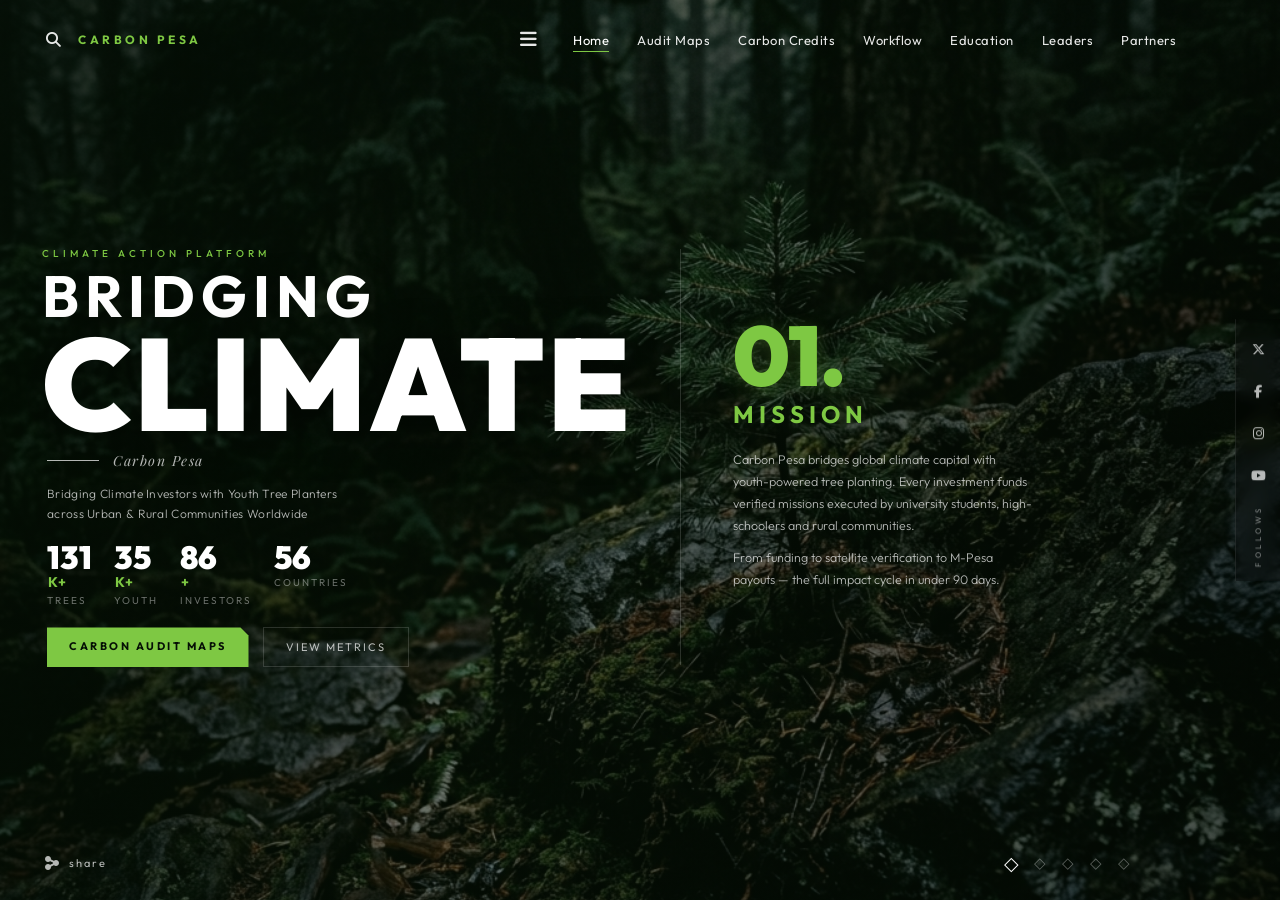
<file: digi-tree/index.html>
<!DOCTYPE html>
<html lang="en">
<head>
  <meta charset="UTF-8" />
  <meta name="viewport" content="width=device-width, initial-scale=1.0" />
  <title>Carbon Pesa — Climate Action Platform</title>
  <meta name="description" content="Carbon Pesa — Bridging Climate Investors with Youth Tree Planters across Urban & Rural Communities Worldwide." />

  <link rel="preconnect" href="https://fonts.googleapis.com" />
  <link rel="preconnect" href="https://fonts.gstatic.com" crossorigin />
  <link href="https://fonts.googleapis.com/css2?family=Outfit:ital,wght@0,300;0,400;0,500;0,700;0,900;1,300&family=Playfair+Display:ital@1&display=swap" rel="stylesheet" />
  <link rel="stylesheet" href="https://cdnjs.cloudflare.com/ajax/libs/font-awesome/6.5.1/css/all.min.css" crossorigin="anonymous" />
  <link rel="stylesheet" href="style.css" />
</head>
<body>

  <!-- ░░ HERO BACKGROUND ░░ -->
  <div class="hero-bg" id="heroBg"></div>
  <div class="hero-overlay"></div>

  <!-- ░░ PAGE SHELL ░░ -->
  <div class="page" id="page">

    <!-- ══════════════ HEADER ══════════════ -->
    <header class="header" id="header">
      <div class="header-left">
        <button class="icon-btn" id="searchBtn" aria-label="Search">
          <i class="fas fa-search"></i>
        </button>
        <a href="#" class="brand" id="brandLogo">CARBON PESA</a>
      </div>

      <div class="header-right">
        <button class="icon-btn menu-icon" id="menuBtn" aria-label="Menu">
          <i class="fas fa-bars"></i>
        </button>
        <nav class="main-nav" id="mainNav" aria-label="Main navigation">
          <a href="index.html" class="nav-link active" id="navHome">Home</a>
          <a href="map.html" class="nav-link" id="navMap">Audit Maps</a>
          <a href="carbon-credits.html" class="nav-link" id="navCredits">Carbon Credits</a>
          <a href="workflow.html" class="nav-link" id="navWorkflow">Workflow</a>
          <a href="education.html" class="nav-link" id="navEducation">Education</a>
          <a href="leaders.html" class="nav-link" id="navLeaders">Leaders</a>
          <a href="partners.html" class="nav-link" id="navPartners">Partners</a>
        </nav>
      </div>
    </header>

    <!-- ══════════════ MAIN SPLIT ══════════════ -->
    <main class="main-split" id="mainContent">

      <!-- ── LEFT COLUMN ── -->
      <div class="col-left" id="colLeft">
        <div class="hero-text" id="heroText">

          <!-- Platform tag line -->
          <p class="platform-tag" id="platformTag">CLIMATE ACTION PLATFORM</p>

          <!-- Giant hero words -->
          <p class="hero-top" id="heroTop">BRIDGING</p>
          <h1 class="hero-main" id="heroMain">CLIMATE</h1>

          <!-- Decorative line + italic brand -->
          <div class="hero-deco" id="heroDeco">
            <span class="deco-line"></span>
            <em class="deco-label">Carbon Pesa</em>
          </div>

          <!-- Subtitle -->
          <p class="hero-subtitle" id="heroSubtitle">
            Bridging Climate Investors with Youth Tree Planters<br />
            across Urban &amp; Rural Communities Worldwide
          </p>

          <!-- Stats row -->
          <div class="stats-row" id="statsRow">
            <div class="stat-item">
              <span class="stat-val" data-target="142">0</span>
              <span class="stat-unit">K+</span>
              <span class="stat-lbl">Trees</span>
            </div>
            <div class="stat-item">
              <span class="stat-val" data-target="38">0</span>
              <span class="stat-unit">K+</span>
              <span class="stat-lbl">Youth</span>
            </div>
            <div class="stat-item">
              <span class="stat-val" data-target="94">0</span>
              <span class="stat-unit">+</span>
              <span class="stat-lbl">Investors</span>
            </div>
            <div class="stat-item">
              <span class="stat-val" data-target="61">0</span>
              <span class="stat-unit"></span>
              <span class="stat-lbl">Countries</span>
            </div>
          </div>

          <!-- CTA Buttons -->
          <div class="cta-row" id="ctaRow">
            <a href="map.html" class="btn-primary" id="btnPlant" style="text-decoration: none; text-align: center;">CARBON AUDIT MAPS</a>
            <a href="map.html" class="btn-ghost" id="btnWorkflow" style="text-decoration: none; text-align: center;">VIEW METRICS</a>
          </div>

        </div>
      </div>

      <!-- ── THIN DIVIDER ── -->
      <div class="col-divider" id="colDivider"></div>

      <!-- ── RIGHT COLUMN ── -->
      <div class="col-right" id="colRight">
        <div class="feature-block" id="featureBlock">
          <div class="feat-number" id="featNumber">01.</div>
          <h2 class="feat-heading" id="featHeading">MISSION</h2>
          <p class="feat-body" id="featBody">
            Carbon Pesa bridges global climate capital with youth-powered
            tree planting. Every investment funds verified missions executed
            by university students, high-schoolers and rural communities.
          </p>
          <p class="feat-body" id="featBody2">
            From funding to satellite verification to M-Pesa payouts —
            the full impact cycle in under 90 days.
          </p>
        </div>
      </div>

    </main>

    <!-- ══════════════ BOTTOM BAR ══════════════ -->
    <footer class="bottom-bar" id="bottomBar">
      <button class="share-btn" id="shareBtn" aria-label="Share">
        <i class="fas fa-share-alt share-icon"></i>
        <span class="share-label">share</span>
      </button>

      <div class="dots-nav" id="dotsNav" role="navigation" aria-label="Slide navigation">
        <button class="dot active" id="dot1" aria-label="Slide 1">◇</button>
        <button class="dot" id="dot2" aria-label="Slide 2">◇</button>
        <button class="dot" id="dot3" aria-label="Slide 3">◇</button>
        <button class="dot" id="dot4" aria-label="Slide 4">◇</button>
        <button class="dot" id="dot5" aria-label="Slide 5">◇</button>
      </div>
    </footer>

  </div><!-- /page -->

  <!-- ══════════════ SOCIAL SIDEBAR ══════════════ -->
  <aside class="social-sidebar" id="socialSidebar" aria-label="Social media links">
    <div class="social-icons">
      <a href="#" class="soc-link" id="socTwitter" aria-label="Twitter / X">
        <i class="fab fa-x-twitter"></i>
      </a>
      <a href="#" class="soc-link" id="socFacebook" aria-label="Facebook">
        <i class="fab fa-facebook-f"></i>
      </a>
      <a href="#" class="soc-link" id="socInstagram" aria-label="Instagram">
        <i class="fab fa-instagram"></i>
      </a>
      <a href="#" class="soc-link" id="socYoutube" aria-label="YouTube">
        <i class="fab fa-youtube"></i>
      </a>
    </div>
    <span class="follows-text">FOLLOWS</span>
  </aside>

  <!-- ══════════════ SEARCH OVERLAY ══════════════ -->
  <div class="search-overlay" id="searchOverlay">
    <button class="search-close" id="searchClose" aria-label="Close search">
      <i class="fas fa-times"></i>
    </button>
    <input type="text" class="search-input" id="searchInput" placeholder="Search Carbon Pesa…" aria-label="Search" />
  </div>

  <script src="app.js"></script>
</body>
</html>
</file>
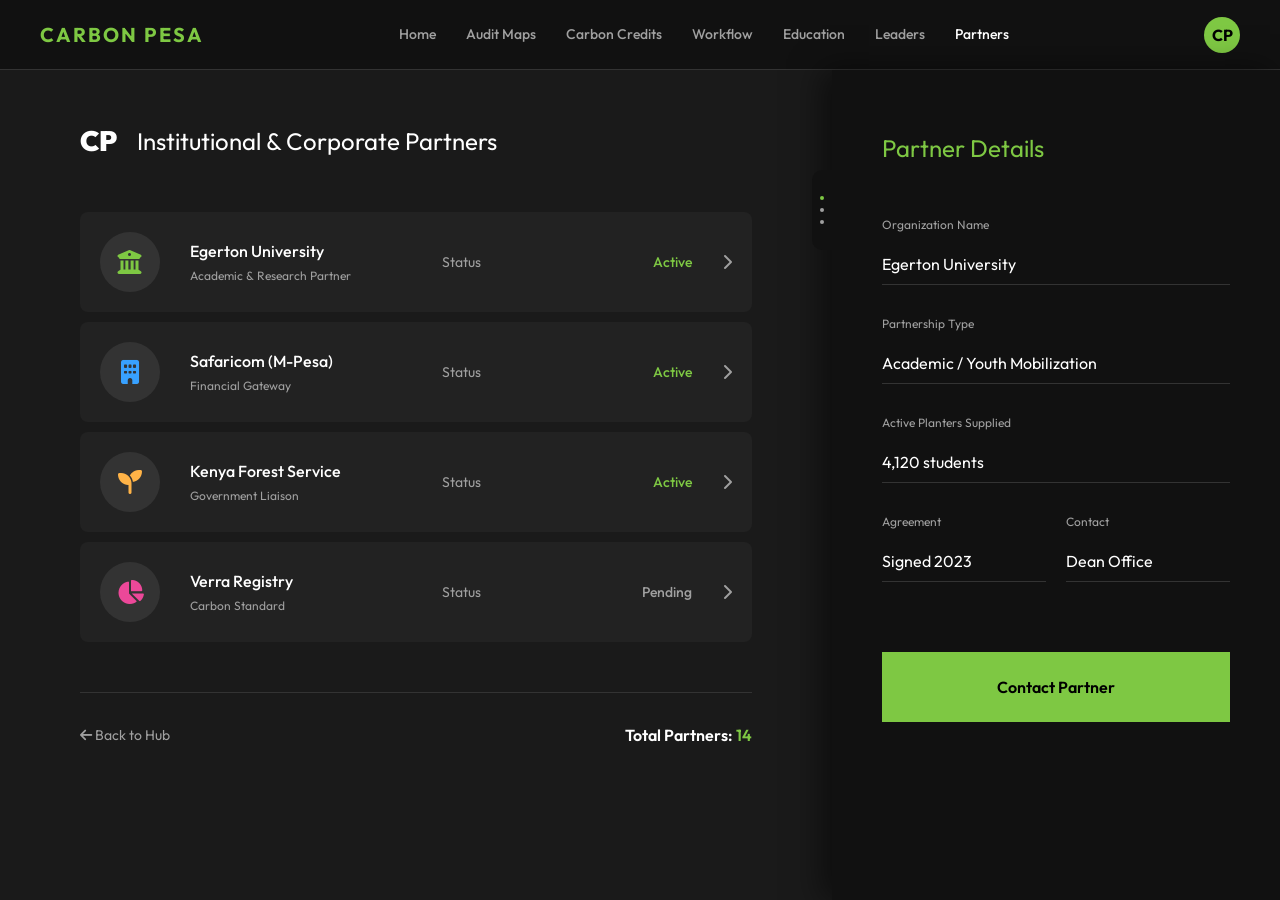
<file: partners.html>
<!DOCTYPE html>
<html lang="en">
<head>
  <meta charset="UTF-8" />
  <meta name="viewport" content="width=device-width, initial-scale=1.0" />
  <title>Carbon Pesa — Partners</title>
  <link href="https://fonts.googleapis.com/css2?family=Outfit:wght@300;400;500;600;700;900&display=swap" rel="stylesheet" />
  <link rel="stylesheet" href="https://cdnjs.cloudflare.com/ajax/libs/font-awesome/6.5.1/css/all.min.css" crossorigin="anonymous" />
  <link rel="stylesheet" href="platform.css" />
</head>
<body>
  <header class="platform-header">
    <a href="index.html" class="ph-brand">CARBON PESA</a>
    <nav class="ph-nav">
      <a href="index.html">Home</a>
      <a href="map.html">Audit Maps</a>
      <a href="carbon-credits.html">Carbon Credits</a>
      <a href="workflow.html">Workflow</a>
      <a href="education.html">Education</a>
      <a href="leaders.html">Leaders</a>
      <a href="partners.html" class="active">Partners</a>
    </nav>
    <div class="ph-user">
      <div class="ph-avatar">CP</div>
    </div>
  </header>

  <main class="layout-split">
    <!-- Left List -->
    <section class="ls-left">
      <div class="ls-header">
        <span class="ls-logo-mark">CP</span>
        <span>Institutional & Corporate Partners</span>
      </div>

      <div class="ls-list">
        <!-- Partner Row 1 -->
        <div class="ls-row">
          <div class="ls-row-img" style="display:flex; align-items:center; justify-content:center; font-size:24px; color:var(--cp-green);"><i class="fas fa-university"></i></div>
          <div class="ls-row-info">
            <div class="ls-row-title">Egerton University</div>
            <div class="ls-row-sub">Academic & Research Partner</div>
          </div>
          <div class="ls-row-attr">Status</div>
          <div class="ls-row-val" style="color:var(--cp-green);">Active</div>
          <i class="fas fa-chevron-right ls-row-action"></i>
        </div>

        <!-- Partner Row 2 -->
        <div class="ls-row">
          <div class="ls-row-img" style="display:flex; align-items:center; justify-content:center; font-size:24px; color:#38a1ff;"><i class="fas fa-building"></i></div>
          <div class="ls-row-info">
            <div class="ls-row-title">Safaricom (M-Pesa)</div>
            <div class="ls-row-sub">Financial Gateway</div>
          </div>
          <div class="ls-row-attr">Status</div>
          <div class="ls-row-val" style="color:var(--cp-green);">Active</div>
          <i class="fas fa-chevron-right ls-row-action"></i>
        </div>

        <!-- Partner Row 3 -->
        <div class="ls-row">
          <div class="ls-row-img" style="display:flex; align-items:center; justify-content:center; font-size:24px; color:#ffb347;"><i class="fas fa-seedling"></i></div>
          <div class="ls-row-info">
            <div class="ls-row-title">Kenya Forest Service</div>
            <div class="ls-row-sub">Government Liaison</div>
          </div>
          <div class="ls-row-attr">Status</div>
          <div class="ls-row-val" style="color:var(--cp-green);">Active</div>
          <i class="fas fa-chevron-right ls-row-action"></i>
        </div>

        <!-- Partner Row 4 -->
        <div class="ls-row">
          <div class="ls-row-img" style="display:flex; align-items:center; justify-content:center; font-size:24px; color:#ec4899;"><i class="fas fa-chart-pie"></i></div>
          <div class="ls-row-info">
            <div class="ls-row-title">Verra Registry</div>
            <div class="ls-row-sub">Carbon Standard</div>
          </div>
          <div class="ls-row-attr">Status</div>
          <div class="ls-row-val" style="color:var(--cp-text-muted);">Pending</div>
          <i class="fas fa-chevron-right ls-row-action"></i>
        </div>
      </div>

      <div class="ls-footer">
        <a href="#" class="ls-back"><i class="fas fa-arrow-left"></i> Back to Hub</a>
        <div class="ls-total">Total Partners: <span style="color:var(--cp-green);">14</span></div>
      </div>
    </section>

    <!-- Right Details -->
    <section class="ls-right">
      <div class="lsr-tab">
        <div class="lsr-dot active"></div>
        <div class="lsr-dot"></div>
        <div class="lsr-dot"></div>
      </div>
      
      <div class="lsr-content">
        <h2 class="lsr-title">Partner Details</h2>

        <div class="lsr-form-group">
          <label class="lsr-label">Organization Name</label>
          <input type="text" class="lsr-input" value="Egerton University" readonly />
        </div>

        <div class="lsr-form-group">
          <label class="lsr-label">Partnership Type</label>
          <input type="text" class="lsr-input" value="Academic / Youth Mobilization" readonly />
        </div>

        <div class="lsr-form-group">
          <label class="lsr-label">Active Planters Supplied</label>
          <input type="text" class="lsr-input" value="4,120 students" readonly />
        </div>

        <div class="lsr-form-group" style="display: flex; gap: 20px;">
          <div style="flex: 1;">
            <label class="lsr-label">Agreement</label>
            <input type="text" class="lsr-input" value="Signed 2023" readonly />
          </div>
          <div style="flex: 1;">
            <label class="lsr-label">Contact</label>
            <input type="text" class="lsr-input" value="Dean Office" readonly />
          </div>
        </div>

        <button class="lsr-button" style="margin-top: 40px;">Contact Partner</button>
      </div>
    </section>
  </main>
</body>
</html>
</file>
<file: digi-tree/style.css>
/* ═══════════════════════════════════════════════════════════════
   CARBON PESA — Homepage
   Pixel-accurate recreation of the Green Environment reference UI
   ═══════════════════════════════════════════════════════════════ */

/* ── RESET & BASE ─────────────────────────────────────────────── */
*, *::before, *::after {
  margin: 0;
  padding: 0;
  box-sizing: border-box;
}

:root {
  --green:        #7EC843;
  --green-bright: #92D84F;
  --white:        #ffffff;
  --white-90:     rgba(255,255,255,0.90);
  --white-70:     rgba(255,255,255,0.70);
  --white-40:     rgba(255,255,255,0.40);
  --white-15:     rgba(255,255,255,0.15);
  --white-08:     rgba(255,255,255,0.08);
  --black-60:     rgba(0,0,0,0.60);
  --black-30:     rgba(0,0,0,0.30);

  --font-main:    'Outfit', sans-serif;
  --font-italic:  'Playfair Display', serif;

  --ease-out:     cubic-bezier(0.22, 1, 0.36, 1);
}

html, body {
  width: 100%;
  height: 100%;
  overflow: hidden;
  background: #060e06;
  font-family: var(--font-main);
  -webkit-font-smoothing: antialiased;
}

/* ── BACKGROUND ───────────────────────────────────────────────── */
.hero-bg {
  position: fixed;
  inset: 0;
  background-image: url('assets/hero-bg.jpg');
  background-size: cover;
  background-position: center 40%;
  background-repeat: no-repeat;
  z-index: 0;
  transform: scale(1.03);
  transition: transform 8s ease;
}

.hero-bg.loaded {
  transform: scale(1);
}

.hero-overlay {
  position: fixed;
  inset: 0;
  z-index: 1;
  background:
    linear-gradient(
      100deg,
      rgba(4, 14, 4, 0.82) 0%,
      rgba(6, 20, 6, 0.55) 45%,
      rgba(4, 12, 4, 0.70) 100%
    );
}

/* ── PAGE SHELL ───────────────────────────────────────────────── */
.page {
  position: relative;
  z-index: 2;
  width: 100vw;
  height: 100vh;
  display: flex;
  flex-direction: column;
  /* leave space on right for social sidebar */
  padding-right: 48px;
}

/* ═══════════════════════════════════════════════════════════════
   HEADER
   ═══════════════════════════════════════════════════════════════ */
.header {
  display: flex;
  align-items: center;
  justify-content: space-between;
  padding: 26px 56px 26px 42px;
  flex-shrink: 0;
}

/* Left side */
.header-left {
  display: flex;
  align-items: center;
  gap: 13px;
}

.icon-btn {
  background: none;
  border: none;
  color: var(--white-90);
  font-size: 15px;
  cursor: pointer;
  padding: 4px;
  line-height: 1;
  transition: color 0.2s, transform 0.2s var(--ease-out);
}

.icon-btn:hover {
  color: var(--white);
  transform: scale(1.15);
}

.brand {
  font-family: var(--font-main);
  font-weight: 700;
  font-size: 12px;
  letter-spacing: 3.5px;
  color: var(--green);
  text-transform: uppercase;
  text-decoration: none;
  transition: color 0.2s;
}

.brand:hover {
  color: var(--green-bright);
}

/* Right side */
.header-right {
  display: flex;
  align-items: center;
  gap: 32px;
}

.menu-icon {
  font-size: 19px;
}

.main-nav {
  display: flex;
  align-items: center;
  gap: 28px;
}

.nav-link {
  font-family: var(--font-main);
  font-size: 13px;
  font-weight: 400;
  letter-spacing: 0.5px;
  color: var(--white-90);
  text-decoration: none;
  position: relative;
  transition: color 0.2s;
}

.nav-link::after {
  content: '';
  position: absolute;
  bottom: -4px;
  left: 0;
  width: 0;
  height: 1px;
  background: var(--green);
  transition: width 0.3s var(--ease-out);
}

.nav-link:hover,
.nav-link.active {
  color: var(--white);
}

.nav-link:hover::after,
.nav-link.active::after {
  width: 100%;
}

/* ═══════════════════════════════════════════════════════════════
   MAIN SPLIT LAYOUT
   ═══════════════════════════════════════════════════════════════ */
.main-split {
  flex: 1;
  display: flex;
  align-items: center;
  padding: 0 56px 0 42px;
  gap: 0;
  overflow: hidden;
}

/* ── LEFT COLUMN ──────────────────────────────────────────────── */
.col-left {
  flex: 0 0 56%;
  display: flex;
  flex-direction: column;
  justify-content: center;
  padding-right: 48px;
}

.hero-text {
  display: flex;
  flex-direction: column;
}

/* Platform tag */
.platform-tag {
  font-family: var(--font-main);
  font-weight: 500;
  font-size: 10px;
  letter-spacing: 4px;
  color: var(--green);
  text-transform: uppercase;
  margin-bottom: 6px;
  animation: fadeUp 0.8s var(--ease-out) 0.05s both;
}

/* "BRIDGING" — top line */
.hero-top {
  font-family: var(--font-main);
  font-weight: 700;
  font-size: clamp(28px, 4.8vw, 58px);
  color: var(--white);
  letter-spacing: 6px;
  line-height: 1.05;
  text-shadow: 0 3px 24px rgba(0,0,0,0.5);
  animation: fadeUp 0.9s var(--ease-out) 0.1s both;
}

/* "CLIMATE" — giant hero word */
.hero-main {
  font-family: var(--font-main);
  font-weight: 900;
  font-size: clamp(68px, 12vw, 130px);
  color: var(--white);
  letter-spacing: 2px;
  line-height: 0.88;
  text-shadow: 0 6px 40px rgba(0,0,0,0.55);
  animation: fadeUp 0.9s var(--ease-out) 0.22s both;
}

/* "Carbon Pesa" deco line */
.hero-deco {
  display: flex;
  align-items: center;
  gap: 14px;
  margin-top: 10px;
  margin-left: 5px;
  animation: fadeUp 0.9s var(--ease-out) 0.36s both;
}

.deco-line {
  display: block;
  width: 52px;
  height: 1px;
  background: var(--white-70);
  flex-shrink: 0;
}

.deco-label {
  font-family: var(--font-italic);
  font-style: italic;
  font-size: 14px;
  color: var(--white-70);
  letter-spacing: 1.5px;
}

/* Subtitle */
.hero-subtitle {
  font-family: var(--font-main);
  font-weight: 300;
  font-size: 12px;
  color: var(--white-70);
  line-height: 1.65;
  margin-top: 14px;
  margin-left: 5px;
  letter-spacing: 0.3px;
  animation: fadeUp 0.9s var(--ease-out) 0.44s both;
}

/* ── STATS ROW ──────────────────────────────────────── */
.stats-row {
  display: flex;
  gap: 22px;
  margin-top: 18px;
  margin-left: 5px;
  animation: fadeUp 0.9s var(--ease-out) 0.54s both;
}

.stat-item {
  display: flex;
  flex-direction: column;
  align-items: flex-start;
}

.stat-val {
  font-family: var(--font-main);
  font-weight: 900;
  font-size: clamp(22px, 3vw, 32px);
  color: var(--white);
  line-height: 1;
}

.stat-unit {
  font-family: var(--font-main);
  font-weight: 700;
  font-size: 14px;
  color: var(--green);
  margin-left: 1px;
}

.stat-lbl {
  font-family: var(--font-main);
  font-weight: 400;
  font-size: 10px;
  letter-spacing: 2px;
  color: var(--white-40);
  text-transform: uppercase;
  margin-top: 3px;
}

/* ── CTA BUTTONS ─────────────────────────────────────── */
.cta-row {
  display: flex;
  gap: 14px;
  margin-top: 20px;
  margin-left: 5px;
  animation: fadeUp 0.9s var(--ease-out) 0.64s both;
}

.btn-primary {
  background: var(--green);
  color: #050f05;
  border: none;
  font-family: var(--font-main);
  font-weight: 700;
  font-size: 11px;
  letter-spacing: 2.5px;
  padding: 12px 22px;
  cursor: pointer;
  text-transform: uppercase;
  transition: background 0.2s, transform 0.2s var(--ease-out), box-shadow 0.2s;
  clip-path: polygon(0 0, calc(100% - 8px) 0, 100% 8px, 100% 100%, 0 100%);
}

.btn-primary:hover {
  background: var(--green-bright);
  transform: translateY(-2px);
  box-shadow: 0 8px 24px rgba(126, 200, 67, 0.35);
}

.btn-ghost {
  background: none;
  color: var(--white-70);
  border: 1px solid var(--white-15);
  font-family: var(--font-main);
  font-weight: 400;
  font-size: 11px;
  letter-spacing: 2px;
  padding: 12px 22px;
  cursor: pointer;
  text-transform: uppercase;
  transition: color 0.2s, border-color 0.2s, transform 0.2s var(--ease-out);
}

.btn-ghost:hover {
  color: var(--white);
  border-color: var(--white-40);
  transform: translateY(-2px);
}

/* ── THIN DIVIDER ─────────────────────────────────────────────── */
.col-divider {
  width: 1px;
  height: 55%;
  background: var(--white-15);
  flex-shrink: 0;
  align-self: center;
  animation: fadeIn 1s ease 0.5s both;
}

/* ── RIGHT COLUMN ─────────────────────────────────────────────── */
.col-right {
  flex: 1;
  display: flex;
  flex-direction: column;
  justify-content: center;
  padding-left: 52px;
}

.feature-block {
  animation: fadeUp 0.9s var(--ease-out) 0.3s both;
}

.feat-number {
  font-family: var(--font-main);
  font-weight: 900;
  font-size: clamp(52px, 7.5vw, 84px);
  color: var(--green);
  line-height: 1;
  letter-spacing: -2px;
  margin-bottom: 2px;
  text-shadow: 0 2px 16px rgba(126,200,67,0.25);
}

.feat-heading {
  font-family: var(--font-main);
  font-weight: 700;
  font-size: clamp(16px, 2.2vw, 24px);
  color: var(--green);
  letter-spacing: 5px;
  margin-bottom: 20px;
}

.feat-body {
  font-family: var(--font-main);
  font-weight: 300;
  font-size: 12.5px;
  color: var(--white-70);
  line-height: 1.75;
  max-width: 300px;
  margin-bottom: 10px;
}

/* ═══════════════════════════════════════════════════════════════
   BOTTOM BAR
   ═══════════════════════════════════════════════════════════════ */
.bottom-bar {
  display: flex;
  align-items: center;
  justify-content: space-between;
  padding: 18px 100px 28px 42px;
  flex-shrink: 0;
  animation: fadeIn 1s ease 0.6s both;
}

/* Share button */
.share-btn {
  display: flex;
  align-items: center;
  gap: 10px;
  background: none;
  border: none;
  cursor: pointer;
  color: var(--white-70);
  font-family: var(--font-main);
  font-size: 11px;
  letter-spacing: 3px;
  text-transform: lowercase;
  transition: color 0.2s, transform 0.2s var(--ease-out);
}

.share-btn:hover {
  color: var(--white);
  transform: translateX(-2px);
}

.share-icon {
  font-size: 16px;
  transform: scaleX(-1); /* flip to match "<" look */
}

.share-label {
  letter-spacing: 2px;
}

/* Dot navigation */
.dots-nav {
  display: flex;
  align-items: center;
  gap: 12px;
}

.dot {
  background: none;
  border: none;
  font-size: 15px;
  color: var(--white-35, rgba(255,255,255,0.35));
  cursor: pointer;
  line-height: 1;
  padding: 2px;
  transition: color 0.25s, transform 0.25s var(--ease-out);
}

.dot:hover {
  color: var(--white-70);
  transform: scale(1.25);
}

.dot.active {
  color: var(--white);
  transform: scale(1.3);
}

/* ═══════════════════════════════════════════════════════════════
   SOCIAL SIDEBAR (fixed right edge)
   ═══════════════════════════════════════════════════════════════ */
.social-sidebar {
  position: fixed;
  right: 0;
  top: 50%;
  transform: translateY(-50%);
  z-index: 10;
  display: flex;
  flex-direction: column;
  align-items: center;
  gap: 0;
  background: rgba(0,0,0,0.28);
  backdrop-filter: blur(8px);
  -webkit-backdrop-filter: blur(8px);
  padding: 18px 10px 14px;
  border-left: 1px solid var(--white-08);
  animation: slideInRight 0.8s var(--ease-out) 0.5s both;
}

.social-icons {
  display: flex;
  flex-direction: column;
  gap: 18px;
}

.soc-link {
  display: flex;
  align-items: center;
  justify-content: center;
  width: 24px;
  height: 24px;
  color: var(--white-70);
  font-size: 13px;
  text-decoration: none;
  transition: color 0.2s, transform 0.2s var(--ease-out);
}

.soc-link:hover {
  color: var(--green);
  transform: scale(1.25);
}

.follows-text {
  font-family: var(--font-main);
  font-size: 8px;
  font-weight: 500;
  letter-spacing: 3.5px;
  color: var(--white-40);
  writing-mode: vertical-rl;
  transform: rotate(180deg);
  margin-top: 18px;
  text-transform: uppercase;
  user-select: none;
}

/* ═══════════════════════════════════════════════════════════════
   SEARCH OVERLAY
   ═══════════════════════════════════════════════════════════════ */
.search-overlay {
  position: fixed;
  inset: 0;
  z-index: 100;
  background: rgba(4, 14, 4, 0.92);
  backdrop-filter: blur(12px);
  display: flex;
  align-items: center;
  justify-content: center;
  opacity: 0;
  pointer-events: none;
  transition: opacity 0.3s ease;
}

.search-overlay.open {
  opacity: 1;
  pointer-events: all;
}

.search-close {
  position: absolute;
  top: 32px;
  right: 40px;
  background: none;
  border: none;
  color: var(--white-70);
  font-size: 22px;
  cursor: pointer;
  transition: color 0.2s, transform 0.2s;
}

.search-close:hover {
  color: var(--white);
  transform: rotate(90deg);
}

.search-input {
  background: none;
  border: none;
  border-bottom: 1px solid var(--white-40);
  color: var(--white);
  font-family: var(--font-main);
  font-size: clamp(24px, 4vw, 48px);
  font-weight: 300;
  letter-spacing: 2px;
  width: min(600px, 80vw);
  padding: 12px 4px;
  outline: none;
  text-align: center;
  caret-color: var(--green);
}

.search-input::placeholder {
  color: var(--white-40);
}

/* ═══════════════════════════════════════════════════════════════
   ANIMATIONS
   ═══════════════════════════════════════════════════════════════ */
@keyframes fadeUp {
  from {
    opacity: 0;
    transform: translateY(28px);
  }
  to {
    opacity: 1;
    transform: translateY(0);
  }
}

@keyframes fadeIn {
  from { opacity: 0; }
  to   { opacity: 1; }
}

@keyframes slideInRight {
  from {
    opacity: 0;
    transform: translateY(-50%) translateX(20px);
  }
  to {
    opacity: 1;
    transform: translateY(-50%) translateX(0);
  }
}

/* ═══════════════════════════════════════════════════════════════
   RESPONSIVE
   ═══════════════════════════════════════════════════════════════ */
@media (max-width: 900px) {
  html, body { overflow: auto; }

  .page {
    height: auto;
    min-height: 100vh;
    padding-right: 0;
  }

  .header {
    padding: 20px 24px;
  }

  .main-split {
    flex-direction: column;
    align-items: flex-start;
    padding: 32px 24px 24px;
    gap: 32px;
  }

  .col-left  { flex: none; width: 100%; padding-right: 0; }
  .col-divider {
    width: 60px;
    height: 1px;
    align-self: auto;
  }
  .col-right { flex: none; width: 100%; padding-left: 0; }

  .hero-main { font-size: clamp(72px, 20vw, 120px); }

  .social-sidebar {
    position: static;
    transform: none;
    flex-direction: row;
    width: 100%;
    padding: 14px 24px;
    background: rgba(0,0,0,0.4);
    border-left: none;
    border-top: 1px solid var(--white-08);
    justify-content: center;
    gap: 24px;
    animation: none;
  }

  .social-icons { flex-direction: row; gap: 24px; }
  .follows-text {
    writing-mode: horizontal-tb;
    transform: none;
    margin-top: 0;
    font-size: 9px;
    align-self: center;
  }

  .bottom-bar {
    padding: 16px 24px 24px;
  }
}
</file>
<file: platform.css>
/* ==========================================================================
   CARBON PESA — Platform Pages Unified Styles
   Adapts Image 1, 2, and 3 layouts into the Carbon Pesa Theme
   ========================================================================== */

/* ── BASE & VARIABLES ── */
:root {
  --cp-green: #7EC843;
  --cp-green-hover: #92D84F;
  --cp-dark-1: #111111; /* Deepest black/grey */
  --cp-dark-2: #1A1A1A; /* Panel bg */
  --cp-dark-3: #222222; /* Lighter panel bg */
  --cp-border: #333333;
  --cp-text: #FFFFFF;
  --cp-text-muted: #A0A0A0;
  
  --font-main: 'Outfit', sans-serif;
}

*, *::before, *::after {
  box-sizing: border-box;
  margin: 0;
  padding: 0;
}

body {
  font-family: var(--font-main);
  background-color: var(--cp-dark-1);
  color: var(--cp-text);
  line-height: 1.5;
  -webkit-font-smoothing: antialiased;
}

/* ── GLOBAL NAVIGATION OVERRIDE ── */
.platform-header {
  height: 70px;
  background-color: var(--cp-dark-1);
  border-bottom: 1px solid var(--cp-border);
  display: flex;
  align-items: center;
  justify-content: space-between;
  padding: 0 40px;
}

.ph-brand {
  color: var(--cp-green);
  font-weight: 700;
  font-size: 20px;
  text-decoration: none;
  letter-spacing: 2px;
}

.ph-nav {
  display: flex;
  gap: 30px;
}

.ph-nav a {
  color: var(--cp-text-muted);
  text-decoration: none;
  font-weight: 500;
  font-size: 14px;
  transition: color 0.2s;
}

.ph-nav a:hover,
.ph-nav a.active {
  color: var(--cp-text);
}

.ph-user {
  display: flex;
  align-items: center;
  gap: 15px;
}

.ph-avatar {
  width: 36px;
  height: 36px;
  background: var(--cp-green);
  border-radius: 50%;
  color: #000;
  display: flex;
  align-items: center;
  justify-content: center;
  font-weight: 700;
}


/* ==========================================================================
   LAYOUT 1: DASHBOARD (Based on Image 2 - Cyber Punk Split)
   Used for: Mission, Workflow, Education
   ========================================================================== */

.layout-dash {
  display: flex;
  height: calc(100vh - 70px);
}

/* Left Sidebar (Darker) */
.ld-left {
  flex: 0 0 40%;
  background-color: var(--cp-dark-1);
  padding: 50px;
  display: flex;
  flex-direction: column;
}

.ld-greeting {
  font-size: 32px;
  font-weight: 600;
  margin-bottom: 8px;
}

.ld-subtitle {
  color: var(--cp-text-muted);
  font-size: 14px;
  margin-bottom: 40px;
}

.ld-search {
  background: var(--cp-dark-2);
  border: 1px solid var(--cp-border);
  border-radius: 8px;
  padding: 12px 16px;
  display: flex;
  align-items: center;
  gap: 10px;
  margin-bottom: 50px;
}

.ld-search input {
  background: none;
  border: none;
  color: var(--cp-text);
  font-family: var(--font-main);
  outline: none;
  width: 100%;
}

.ld-grid-title {
  font-size: 16px;
  font-weight: 600;
  margin-bottom: 20px;
  display: flex;
  justify-content: space-between;
}

.ld-grid {
  display: grid;
  grid-template-columns: repeat(3, 1fr);
  gap: 20px;
}

.ld-card {
  background: var(--cp-dark-2);
  border-radius: 16px;
  aspect-ratio: 1;
  display: flex;
  flex-direction: column;
  align-items: center;
  justify-content: center;
  gap: 10px;
  cursor: pointer;
  transition: transform 0.2s, background 0.2s;
  border: 1px solid var(--cp-border);
}

.ld-card:hover {
  transform: translateY(-5px);
  background: var(--cp-dark-3);
  border-color: var(--cp-green);
}

.ld-card-icon {
  font-size: 24px;
  color: var(--cp-green);
}

.ld-card-label {
  font-size: 12px;
  font-weight: 500;
}

/* Right Content Area (Lighter Panel) */
.ld-right {
  flex: 0 0 60%;
  background-color: var(--cp-dark-2);
  border-top-left-radius: 30px;
  padding: 50px;
  overflow-y: auto;
}

.ldr-header {
  display: flex;
  justify-content: space-between;
  align-items: center;
  margin-bottom: 40px;
}

.ldr-title {
  font-size: 24px;
  font-weight: 600;
}

.ldr-desc {
  color: var(--cp-text-muted);
  font-size: 14px;
  max-width: 60%;
  margin-top: 8px;
}

.ldr-avatars {
  display: flex;
}
.ldr-avatars img {
  width: 32px; height: 32px; border-radius: 50%;
  border: 2px solid var(--cp-dark-2);
  margin-left: -10px;
}

.ldr-section {
  margin-bottom: 40px;
}
.ldr-section-title {
  font-size: 16px;
  font-weight: 600;
  margin-bottom: 20px;
  color: var(--cp-text);
}

.ldr-list {
  display: flex;
  flex-direction: column;
  gap: 15px;
}

.ldr-item {
  display: flex;
  align-items: center;
  gap: 15px;
  padding-bottom: 15px;
  border-bottom: 1px dashed var(--cp-border);
}

.ldr-checkbox {
  width: 20px; height: 20px;
  border-radius: 50%;
  border: 2px solid var(--cp-green);
  display: flex;
  align-items: center;
  justify-content: center;
}
.ldr-checkbox.checked::after {
  content: '';
  width: 10px; height: 10px;
  background: var(--cp-green);
  border-radius: 50%;
}

.ldr-item-text {
  flex: 1;
  font-size: 14px;
}

.ldr-badge {
  padding: 4px 12px;
  border-radius: 20px;
  font-size: 11px;
  font-weight: 600;
}
.ldr-badge.approved { background: rgba(126,200,67,0.1); color: var(--cp-green); }
.ldr-badge.progress { background: rgba(56,161,255,0.1); color: #38a1ff; }
.ldr-badge.waiting { background: rgba(255,255,255,0.05); color: var(--cp-text-muted); }

.ldr-fab {
  position: fixed;
  bottom: 40px;
  right: 40px;
  width: 56px;
  height: 56px;
  background: var(--cp-green);
  color: #000;
  border-radius: 16px;
  display: flex;
  align-items: center;
  justify-content: center;
  font-size: 24px;
  box-shadow: 0 10px 20px rgba(126,200,67,0.3);
  cursor: pointer;
  border: none;
}


/* ==========================================================================
   LAYOUT 2: SPLIT LIST (Based on Image 1 - Shopping Cart)
   Used for: Leaders, Partners
   ========================================================================== */

.layout-split {
  display: flex;
  height: calc(100vh - 70px);
}

/* Left List Area (Lighter dark) */
.ls-left {
  flex: 0 0 65%;
  background-color: var(--cp-dark-2);
  padding: 50px 80px;
  overflow-y: auto;
}

.ls-header {
  font-size: 24px;
  font-weight: 400;
  margin-bottom: 50px;
  display: flex;
  align-items: center;
  gap: 20px;
}

.ls-logo-mark {
  font-weight: 900;
  font-size: 28px;
}

.ls-list {
  display: flex;
  flex-direction: column;
  gap: 10px;
}

.ls-row {
  background: var(--cp-dark-3);
  border-radius: 8px;
  padding: 20px;
  display: flex;
  align-items: center;
  gap: 30px;
}

.ls-row-img {
  width: 60px; height: 60px;
  border-radius: 50%;
  background: #333;
  object-fit: cover;
}

.ls-row-info {
  flex: 1;
}
.ls-row-title {
  font-size: 16px;
  font-weight: 500;
}
.ls-row-sub {
  font-size: 12px;
  color: var(--cp-text-muted);
  margin-top: 4px;
}

.ls-row-attr {
  font-size: 14px;
  color: var(--cp-text-muted);
  width: 100px;
}

.ls-row-val {
  font-size: 14px;
  font-weight: 500;
  width: 120px;
  text-align: right;
}

.ls-row-action {
  color: var(--cp-text-muted);
  cursor: pointer;
}
.ls-row-action:hover { color: var(--cp-text); }

.ls-footer {
  margin-top: 50px;
  display: flex;
  justify-content: space-between;
  align-items: center;
  padding-top: 30px;
  border-top: 1px solid var(--cp-border);
}

.ls-back {
  color: var(--cp-text-muted);
  text-decoration: none;
  font-size: 14px;
}
.ls-total {
  font-size: 16px;
  font-weight: 600;
}

/* Right Details Area (Darker panel with overlapping tab effect) */
.ls-right {
  flex: 0 0 35%;
  background-color: var(--cp-dark-1);
  position: relative;
  box-shadow: -10px 0 30px rgba(0,0,0,0.5);
  display: flex;
  flex-direction: column;
}

.lsr-tab {
  position: absolute;
  left: -20px;
  top: 100px;
  width: 20px;
  height: 80px;
  background: var(--cp-dark-1);
  border-top-left-radius: 10px;
  border-bottom-left-radius: 10px;
  display: flex;
  flex-direction: column;
  justify-content: center;
  align-items: center;
  gap: 8px;
}
.lsr-dot {
  width: 4px; height: 4px; border-radius: 50%; background: var(--cp-text-muted);
}
.lsr-dot.active { background: var(--cp-green); }

.lsr-content {
  padding: 60px 50px;
  flex: 1;
}

.lsr-title {
  color: var(--cp-green);
  font-size: 24px;
  font-weight: 400;
  margin-bottom: 50px;
}

.lsr-form-group {
  margin-bottom: 30px;
}
.lsr-label {
  font-size: 12px;
  color: var(--cp-text-muted);
  margin-bottom: 10px;
  display: block;
}

.lsr-input {
  width: 100%;
  background: none;
  border: none;
  border-bottom: 1px solid var(--cp-border);
  color: var(--cp-text);
  padding: 10px 0;
  font-family: var(--font-main);
  font-size: 16px;
  outline: none;
}
.lsr-input:focus {
  border-bottom-color: var(--cp-green);
}

.lsr-button {
  background-color: var(--cp-green);
  color: #000;
  border: none;
  width: 100%;
  padding: 25px;
  font-size: 16px;
  font-weight: 600;
  font-family: var(--font-main);
  cursor: pointer;
  transition: background 0.2s;
  text-align: center;
}
.lsr-button:hover { background-color: var(--cp-green-hover); }


/* ==========================================================================
   LAYOUT 3: TRADING DASHBOARD (Based on Image 3)
   Used for: Carbon Credits
   ========================================================================== */

.layout-trade {
  background-color: #191919;
  height: calc(100vh - 70px);
  padding: 30px;
  display: flex;
  gap: 30px;
}

.lt-main {
  flex: 1;
  background: var(--cp-dark-2);
  border-radius: 20px;
  padding: 30px;
  display: flex;
  flex-direction: column;
}

.lt-header {
  display: flex;
  justify-content: space-between;
  align-items: flex-start;
  margin-bottom: 40px;
}

.lt-title-area {
  display: flex;
  align-items: center;
  gap: 15px;
}

.lt-coin-icon {
  width: 40px; height: 40px;
  background: #333;
  border-radius: 50%;
  display: flex; align-items: center; justify-content: center;
  font-size: 20px; color: var(--cp-text);
}

.lt-title { font-size: 20px; font-weight: 500; }
.lt-ticker { color: var(--cp-text-muted); font-size: 14px; margin-left: 8px; }

.lt-price { font-size: 48px; font-weight: 300; margin-top: 15px; }
.lt-change { color: var(--cp-green); font-size: 14px; }

.lt-chart-area {
  flex: 1;
  border-bottom: 1px dashed var(--cp-border);
  position: relative;
  margin-bottom: 30px;
}

.lt-stats {
  display: flex;
  gap: 50px;
}

.lt-stat-box { display: flex; flex-direction: column; gap: 5px; }
.lt-stat-label { font-size: 12px; color: var(--cp-text-muted); }
.lt-stat-val { font-size: 16px; font-weight: 600; }

/* Right Trading Panel (Bright Green) */
.lt-panel {
  flex: 0 0 320px;
  background: var(--cp-green);
  border-radius: 20px;
  padding: 30px;
  color: #000;
  display: flex;
  flex-direction: column;
}

.ltp-title {
  font-size: 24px;
  font-weight: 600;
  margin-bottom: 30px;
}

.ltp-toggle {
  display: flex;
  background: rgba(0,0,0,0.1);
  border-radius: 30px;
  padding: 5px;
  margin-bottom: 30px;
}
.ltp-toggle button {
  flex: 1;
  border: none;
  background: none;
  padding: 10px;
  border-radius: 20px;
  font-weight: 600;
  font-family: var(--font-main);
  cursor: pointer;
}
.ltp-toggle button.active {
  background: var(--cp-dark-1);
  color: var(--cp-text);
}

.ltp-field {
  margin-bottom: 25px;
}
.ltp-label {
  font-size: 12px;
  font-weight: 500;
  margin-bottom: 10px;
  display: block;
}
.ltp-select, .ltp-input {
  width: 100%;
  background: rgba(0,0,0,0.05);
  border: 1px solid rgba(0,0,0,0.1);
  padding: 15px;
  border-radius: 8px;
  font-family: var(--font-main);
  font-size: 16px;
  font-weight: 600;
  color: #000;
}

.ltp-chips {
  display: flex;
  gap: 8px;
  margin-top: 10px;
}
.ltp-chip {
  padding: 4px 10px;
  border: 1px solid rgba(0,0,0,0.2);
  border-radius: 20px;
  font-size: 11px;
  font-weight: 600;
  cursor: pointer;
}

.ltp-action-btn {
  background: var(--cp-dark-1);
  color: var(--cp-text);
  border: none;
  padding: 20px;
  border-radius: 30px;
  font-size: 16px;
  font-weight: 600;
  font-family: var(--font-main);
  margin-top: auto;
  cursor: pointer;
  transition: background 0.2s;
}
.ltp-action-btn:hover { background: #000; }
</file>
